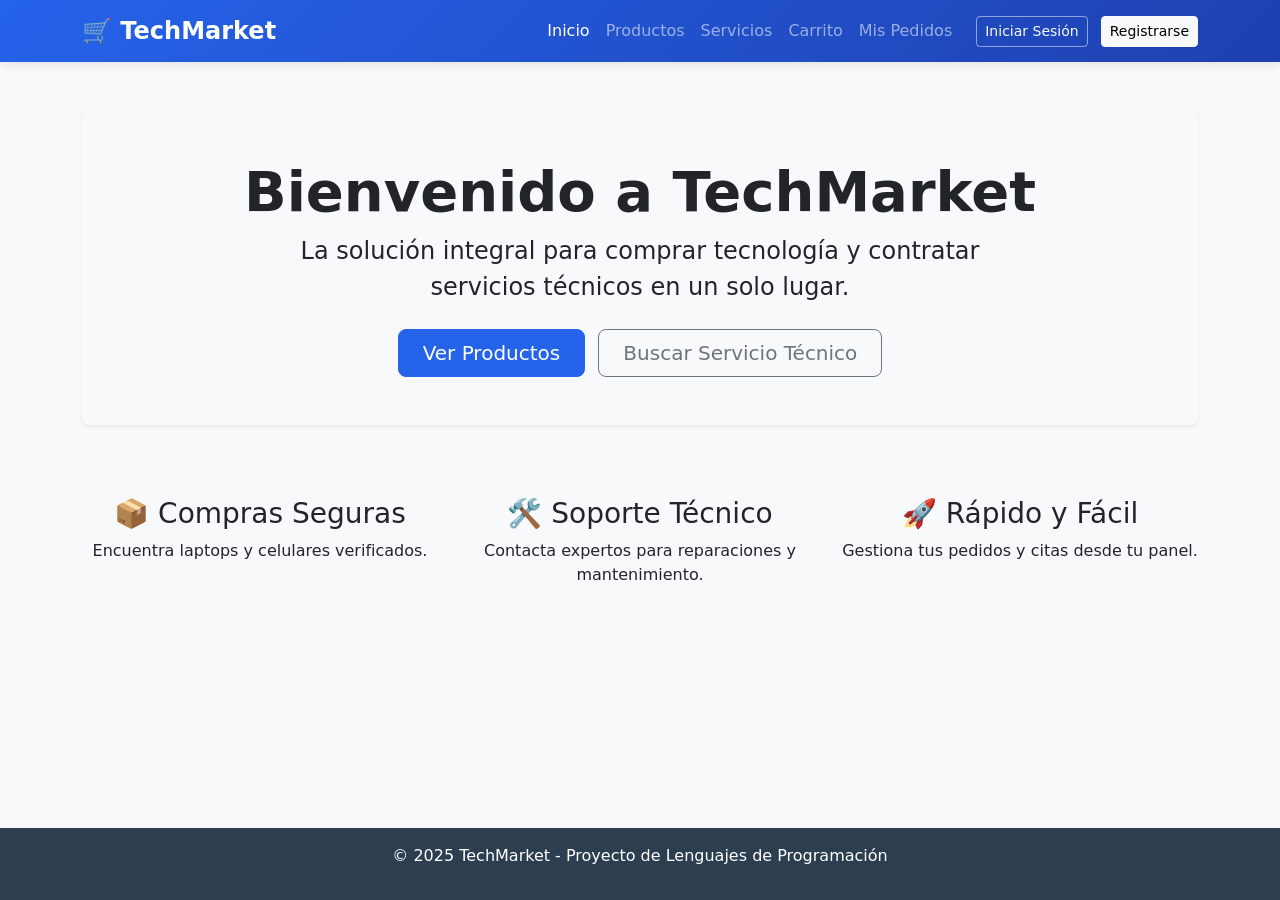
<file: frontend/pages/index.html>
<!DOCTYPE html>
<html lang="es">

<head>
    <meta charset="UTF-8">
    <meta name="viewport" content="width=device-width, initial-scale=1.0">
    <title>Inicio - TechMarket</title>
    <link href="https://cdn.jsdelivr.net/npm/bootstrap@5.3.0/dist/css/bootstrap.min.css" rel="stylesheet">
    <link href="../css/styles.css" rel="stylesheet">
</head>

<body>

    <nav class="navbar navbar-expand-lg navbar-dark bg-primary">
        <div class="container">
            <a class="navbar-brand fw-bold" href="index.html">
                <span style="font-size: 1.5rem;">🛒</span> TechMarket
            </a>
            <button class="navbar-toggler" type="button" data-bs-toggle="collapse" data-bs-target="#navbarNav">
                <span class="navbar-toggler-icon"></span>
            </button>
            <div class="collapse navbar-collapse" id="navbarNav">
                <ul class="navbar-nav ms-auto">
                    <li class="nav-item">
                        <a class="nav-link active" href="index.html">Inicio</a>
                    </li>
                    <li class="nav-item">
                        <a class="nav-link" href="catalogo.html">Productos</a>
                    </li>
                    <li class="nav-item">
                        <a class="nav-link" href="servicios.html">Servicios</a>
                    </li>
                    <li class="nav-item">
                        <a class="nav-link" href="carrito.html">Carrito</a>
                    </li>
                    <li class="nav-item">
                        <a class="nav-link" href="historial.html">Mis Pedidos</a>
                    </li>
                </ul>
                <div class="ms-3" id="auth-buttons">
                    <a href="login.html" class="btn btn-outline-light btn-sm me-2">Iniciar Sesión</a>
                    <a href="signup.html" class="btn btn-light btn-sm">Registrarse</a>
                </div>
            </div>
        </div>
    </nav>

    <div class="container text-center mt-5">
        <div class="p-5 mb-4 bg-light rounded-3 shadow-sm">
            <h1 class="display-4 fw-bold">Bienvenido a TechMarket</h1>
            <p class="col-md-8 fs-4 mx-auto">
                La solución integral para comprar tecnología y contratar servicios técnicos en un solo lugar.
            </p>
            <div class="mt-4">
                <a href="catalogo.html" class="btn btn-primary btn-lg px-4 me-2">Ver Productos</a>
                <a href="servicios.html" class="btn btn-outline-secondary btn-lg px-4">Buscar Servicio Técnico</a>
            </div>
        </div>
    </div>

    <div class="container mt-5">
        <div class="row text-center">
            <div class="col-md-4">
                <h3>📦 Compras Seguras</h3>
                <p>Encuentra laptops y celulares verificados.</p>
            </div>
            <div class="col-md-4">
                <h3>🛠️ Soporte Técnico</h3>
                <p>Contacta expertos para reparaciones y mantenimiento.</p>
            </div>
            <div class="col-md-4">
                <h3>🚀 Rápido y Fácil</h3>
                <p>Gestiona tus pedidos y citas desde tu panel.</p>
            </div>
        </div>
    </div>

    <footer class="text-center">
        <p>&copy; 2025 TechMarket - Proyecto de Lenguajes de Programación</p>
    </footer>

    <script src="https://cdn.jsdelivr.net/npm/bootstrap@5.3.0/dist/js/bootstrap.bundle.min.js"></script>
    <script src="../js/auth.js"></script>
</body>

</html>
</file>
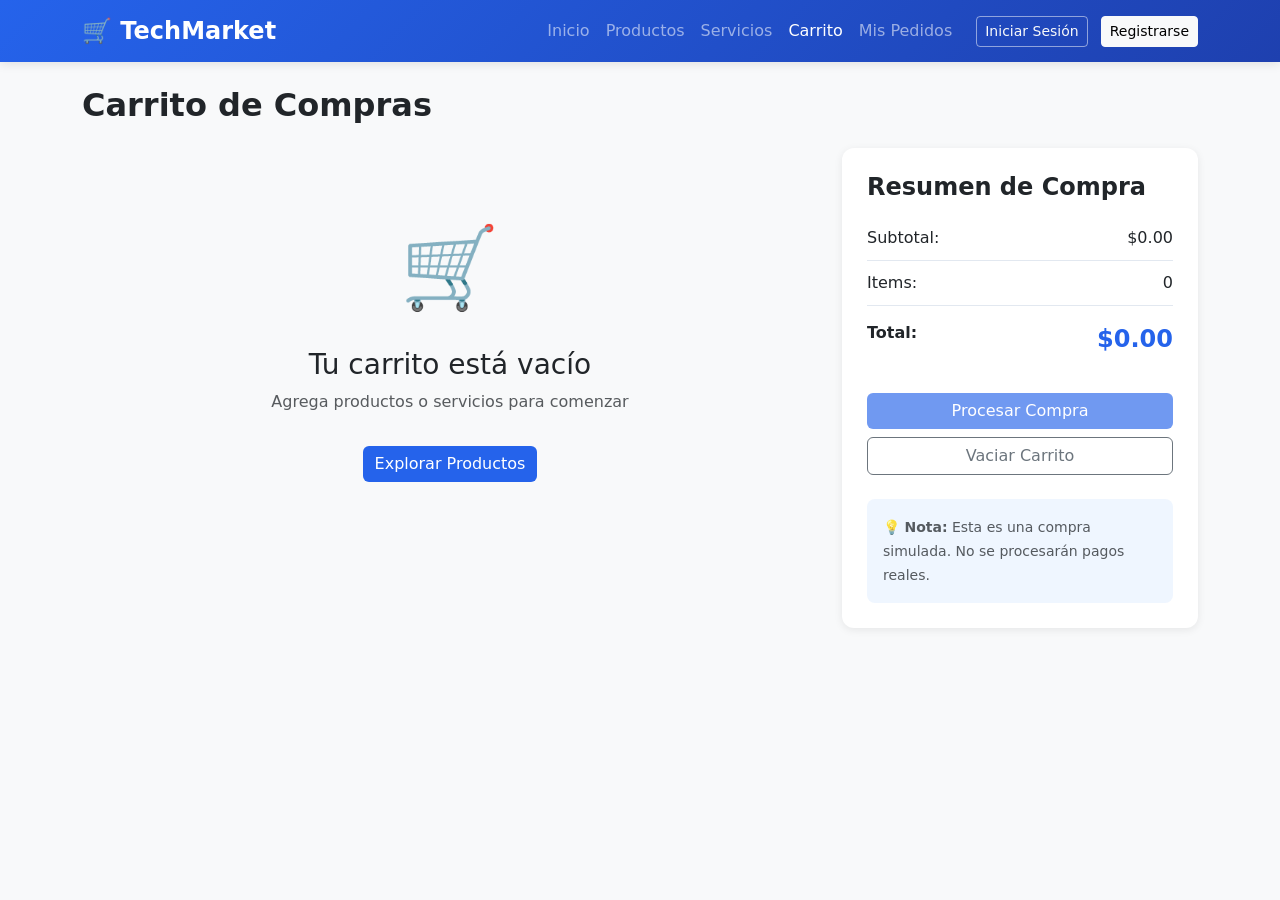
<file: frontend/pages/carrito.html>
<!DOCTYPE html>
<html lang="es">

<head>
    <meta charset="UTF-8">
    <meta name="viewport" content="width=device-width, initial-scale=1.0">
    <title>Carrito de Compras - TechMarket</title>
    <link href="https://cdn.jsdelivr.net/npm/bootstrap@5.3.0/dist/css/bootstrap.min.css" rel="stylesheet">
    <link href="../css/styles.css" rel="stylesheet">
    <style>
        .cart-item {
            background: white;
            border-radius: 12px;
            padding: 20px;
            margin-bottom: 15px;
            box-shadow: 0 2px 8px rgba(0, 0, 0, 0.08);
            transition: all 0.3s ease;
        }

        .cart-item:hover {
            box-shadow: 0 4px 12px rgba(0, 0, 0, 0.12);
        }

        .item-icon {
            width: 80px;
            height: 80px;
            background: linear-gradient(135deg, #667eea 0%, #764ba2 100%);
            border-radius: 10px;
            display: flex;
            align-items: center;
            justify-content: center;
            color: white;
            font-size: 2rem;
        }

        .summary-card {
            background: white;
            border-radius: 12px;
            padding: 25px;
            box-shadow: 0 2px 8px rgba(0, 0, 0, 0.08);
            position: sticky;
            top: 20px;
        }

        .summary-row {
            display: flex;
            justify-content: space-between;
            margin-bottom: 10px;
            padding-bottom: 10px;
            border-bottom: 1px solid #e2e8f0;
        }

        .summary-total {
            font-size: 1.5rem;
            font-weight: bold;
            color: var(--primary-color);
        }

        .quantity-control {
            display: flex;
            align-items: center;
            gap: 10px;
        }

        .quantity-btn {
            width: 30px;
            height: 30px;
            border-radius: 5px;
            border: 1px solid #cbd5e1;
            background: white;
            cursor: pointer;
            transition: all 0.2s;
        }

        .quantity-btn:hover {
            background: var(--primary-color);
            color: white;
            border-color: var(--primary-color);
        }

        .btn-primary {
            background: var(--primary-color);
            border: none;
        }

        .btn-primary:hover {
            background: var(--secondary-color);
        }

        .btn-danger {
            background: var(--danger-color);
            border: none;
        }

        .empty-cart {
            text-align: center;
            padding: 60px 20px;
        }

        .empty-cart-icon {
            font-size: 5rem;
            margin-bottom: 20px;
        }
    </style>
</head>

<body>
    <!-- Navbar -->
    <nav class="navbar navbar-expand-lg navbar-dark">
        <div class="container">
            <a class="navbar-brand fw-bold" href="#">
                <span style="font-size: 1.5rem;">🛒</span> TechMarket
            </a>
            <button class="navbar-toggler" type="button" data-bs-toggle="collapse" data-bs-target="#navbarNav">
                <span class="navbar-toggler-icon"></span>
            </button>
            <div class="collapse navbar-collapse" id="navbarNav">
                <ul class="navbar-nav ms-auto">
                    <li class="nav-item">
                        <a class="nav-link" href="index.html">Inicio</a>
                    </li>
                    <li class="nav-item">
                        <a class="nav-link" href="catalogo.html">Productos</a>
                    </li>
                    <li class="nav-item">
                        <a class="nav-link" href="servicios.html">Servicios</a>
                    </li>
                    <li class="nav-item">
                        <a class="nav-link active" href="carrito.html">Carrito</a>
                    </li>
                    <li class="nav-item">
                        <a class="nav-link" href="historial.html">Mis Pedidos</a>
                    </li>
                </ul>
                <div class="ms-3" id="auth-buttons">
                    <a href="login.html" class="btn btn-outline-light btn-sm me-2">Iniciar Sesión</a>
                    <a href="signup.html" class="btn btn-light btn-sm">Registrarse</a>
                </div>
            </div>
        </div>
    </nav>

    <div class="container mt-4">
        <h2 class="fw-bold mb-4">Carrito de Compras</h2>

        <div class="row">
            <!-- Listado de Items -->
            <div class="col-lg-8">
                <div id="cartItems">
                    <!-- Los items se cargarán aquí dinámicamente -->
                </div>
            </div>

            <!-- Resumen de Compra -->
            <div class="col-lg-4">
                <div class="summary-card">
                    <h4 class="fw-bold mb-4">Resumen de Compra</h4>

                    <div class="summary-row">
                        <span>Subtotal:</span>
                        <span id="subtotal">$0.00</span>
                    </div>

                    <div class="summary-row">
                        <span>Items:</span>
                        <span id="totalItems">0</span>
                    </div>

                    <div class="summary-row" style="border: none; margin-top: 15px;">
                        <span class="fw-bold">Total:</span>
                        <span class="summary-total" id="total">$0.00</span>
                    </div>

                    <button class="btn btn-primary w-100 mt-3" onclick="procesarCompra()" id="btnProcesar">
                        Procesar Compra
                    </button>

                    <button class="btn btn-outline-secondary w-100 mt-2" onclick="vaciarCarrito()">
                        Vaciar Carrito
                    </button>

                    <div class="mt-4 p-3" style="background: #eff6ff; border-radius: 8px;">
                        <small class="text-muted">
                            💡 <strong>Nota:</strong> Esta es una compra simulada.
                            No se procesarán pagos reales.
                        </small>
                    </div>
                </div>
            </div>
        </div>
    </div>

    <!-- Modal Confirmar Compra -->
    <div class="modal fade" id="modalConfirmarCompra" tabindex="-1">
        <div class="modal-dialog">
            <div class="modal-content">
                <div class="modal-header bg-success text-white">
                    <h5 class="modal-title">✅ Compra Procesada</h5>
                    <button type="button" class="btn-close btn-close-white" data-bs-dismiss="modal"></button>
                </div>
                <div class="modal-body text-center py-4">
                    <div style="font-size: 4rem; color: #10b981;">✓</div>
                    <h4 class="mt-3">¡Orden generada exitosamente!</h4>
                    <p class="text-muted">Número de orden: <strong id="ordenId">#0</strong></p>
                    <p>Puedes revisar el estado de tu pedido en la sección "Mis Pedidos"</p>
                </div>
                <div class="modal-footer">
                    <button type="button" class="btn btn-secondary" data-bs-dismiss="modal">Cerrar</button>
                    <a href="historial.html" class="btn btn-primary">Ver Mis Pedidos</a>
                </div>
            </div>
        </div>
    </div>

    <script src="https://cdn.jsdelivr.net/npm/bootstrap@5.3.0/dist/js/bootstrap.bundle.min.js"></script>
    <script src="../js/auth.js"></script>
    <script src="../js/carrito.js"></script>
</body>

</html>
</file>
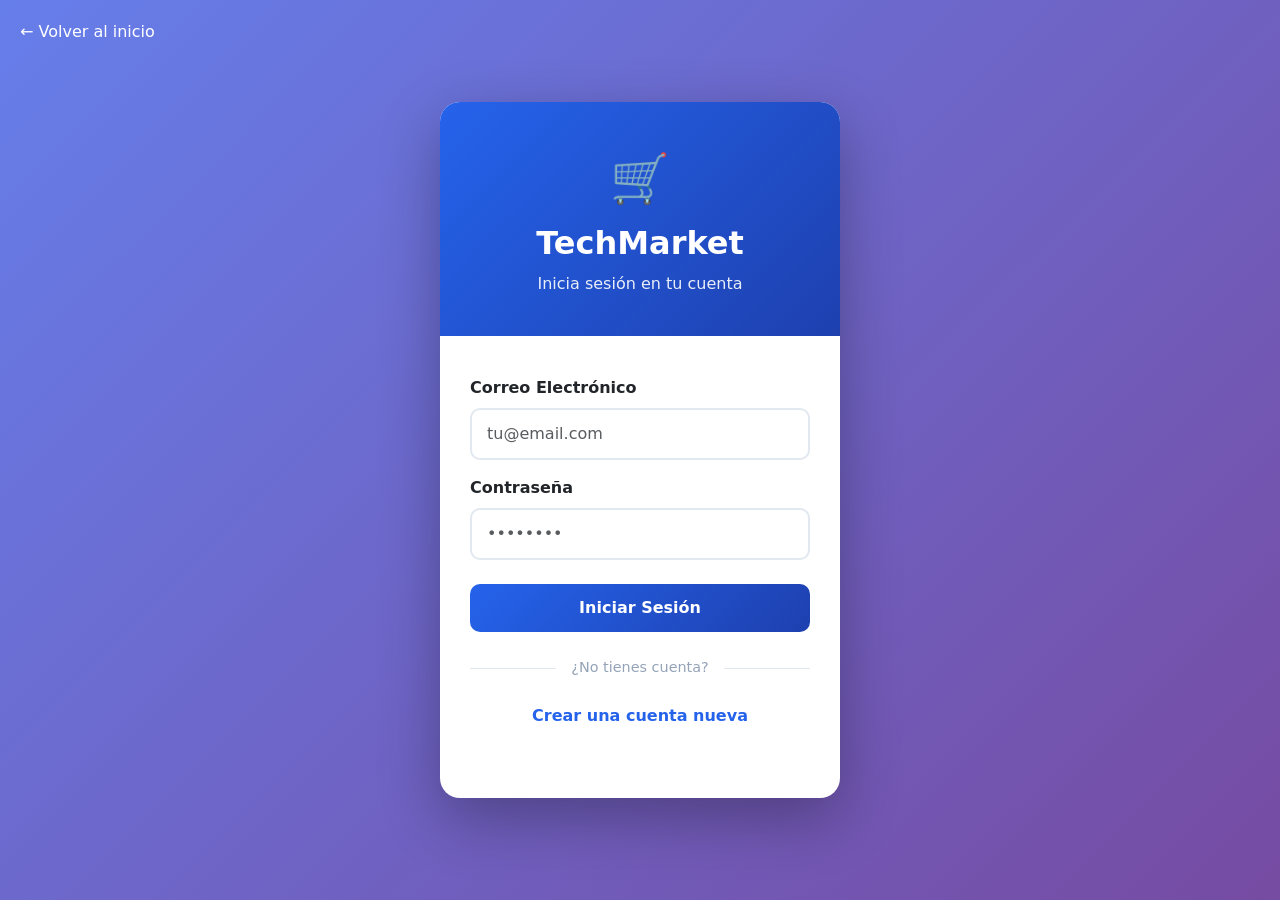
<file: frontend/pages/login.html>
<!DOCTYPE html>
<html lang="es">

<head>
    <meta charset="UTF-8">
    <meta name="viewport" content="width=device-width, initial-scale=1.0">
    <title>Iniciar Sesión - TechMarket</title>
    <link href="https://cdn.jsdelivr.net/npm/bootstrap@5.3.0/dist/css/bootstrap.min.css" rel="stylesheet">
    <link href="../css/styles.css" rel="stylesheet">
    <style>
        body {
            background: linear-gradient(135deg, #667eea 0%, #764ba2 100%);
            min-height: 100vh;
            display: flex;
            align-items: center;
            justify-content: center;
        }

        .login-container {
            background: white;
            border-radius: 20px;
            box-shadow: 0 20px 60px rgba(0, 0, 0, 0.3);
            overflow: hidden;
            max-width: 400px;
            width: 100%;
            margin: 20px;
        }

        .login-header {
            background: linear-gradient(135deg, var(--primary-color), var(--secondary-color));
            color: white;
            padding: 40px 30px;
            text-align: center;
        }

        .login-header h2 {
            margin: 0;
            font-weight: 700;
        }

        .login-header p {
            margin: 10px 0 0;
            opacity: 0.9;
        }

        .login-body {
            padding: 40px 30px;
        }

        .form-control {
            border-radius: 10px;
            padding: 12px 15px;
            border: 2px solid #e2e8f0;
            transition: all 0.3s ease;
        }

        .form-control:focus {
            border-color: var(--primary-color);
            box-shadow: 0 0 0 3px rgba(37, 99, 235, 0.1);
        }

        .btn-login {
            background: linear-gradient(135deg, var(--primary-color), var(--secondary-color));
            border: none;
            border-radius: 10px;
            padding: 12px;
            font-weight: 600;
            transition: all 0.3s ease;
        }

        .btn-login:hover {
            transform: translateY(-2px);
            box-shadow: 0 5px 20px rgba(37, 99, 235, 0.4);
        }

        .divider {
            display: flex;
            align-items: center;
            margin: 25px 0;
        }

        .divider::before,
        .divider::after {
            content: '';
            flex: 1;
            height: 1px;
            background: #e2e8f0;
        }

        .divider span {
            padding: 0 15px;
            color: #94a3b8;
            font-size: 0.9rem;
        }

        .login-footer {
            text-align: center;
            padding-bottom: 30px;
        }

        .login-footer a {
            color: var(--primary-color);
            text-decoration: none;
            font-weight: 600;
        }

        .login-footer a:hover {
            text-decoration: underline;
        }

        .brand-icon {
            font-size: 3rem;
            margin-bottom: 10px;
        }

        .alert {
            border-radius: 10px;
            display: none;
        }

        .back-home {
            position: fixed;
            top: 20px;
            left: 20px;
            color: white;
            text-decoration: none;
            display: flex;
            align-items: center;
            gap: 8px;
            font-weight: 500;
            transition: opacity 0.3s;
        }

        .back-home:hover {
            opacity: 0.8;
            color: white;
        }
    </style>
</head>

<body>
    <a href="index.html" class="back-home">
        ← Volver al inicio
    </a>

    <div class="login-container">
        <div class="login-header">
            <div class="brand-icon">🛒</div>
            <h2>TechMarket</h2>
            <p>Inicia sesión en tu cuenta</p>
        </div>

        <div class="login-body">
            <div id="alertMessage" class="alert alert-danger" role="alert"></div>
            <div id="successMessage" class="alert alert-success" role="alert"></div>

            <form id="loginForm">
                <div class="mb-3">
                    <label for="email" class="form-label fw-semibold">Correo Electrónico</label>
                    <input type="email" class="form-control" id="email" placeholder="tu@email.com" required>
                </div>

                <div class="mb-4">
                    <label for="password" class="form-label fw-semibold">Contraseña</label>
                    <input type="password" class="form-control" id="password" placeholder="••••••••" required>
                </div>

                <button type="submit" class="btn btn-primary btn-login w-100">
                    Iniciar Sesión
                </button>
            </form>

            <div class="divider">
                <span>¿No tienes cuenta?</span>
            </div>

            <div class="login-footer">
                <a href="signup.html">Crear una cuenta nueva</a>
            </div>
        </div>
    </div>

    <script src="https://cdn.jsdelivr.net/npm/bootstrap@5.3.0/dist/js/bootstrap.bundle.min.js"></script>
    <script src="../js/auth.js"></script>
</body>

</html>
</file>
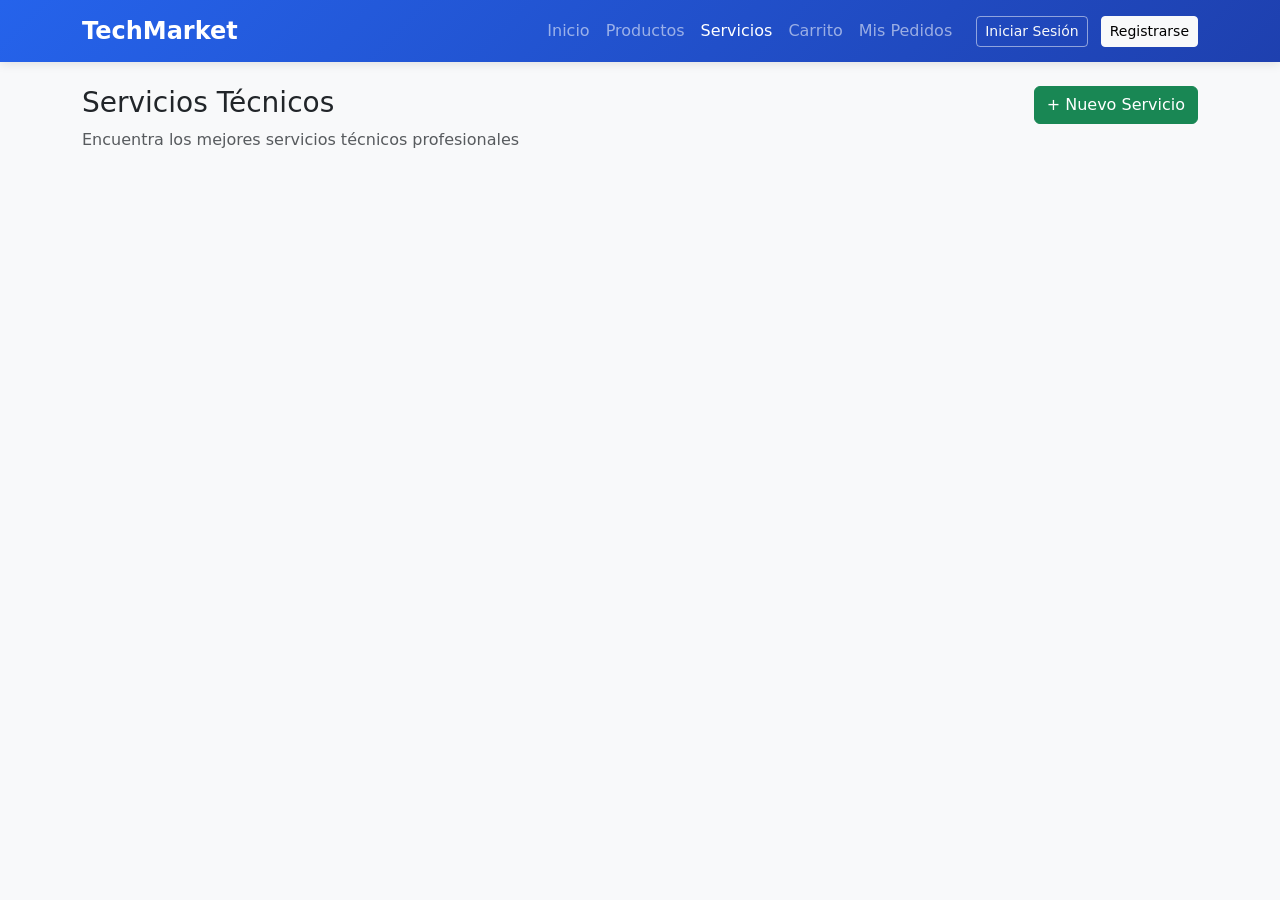
<file: frontend/pages/servicios.html>
<!DOCTYPE html>
<html lang="es">

<head>
    <meta charset="UTF-8">
    <meta name="viewport" content="width=device-width, initial-scale=1.0">
    <title>Servicios - TechMarket</title>
    <link href="https://cdn.jsdelivr.net/npm/bootstrap@5.3.0/dist/css/bootstrap.min.css" rel="stylesheet">
    <link href="../css/styles.css" rel="stylesheet">
</head>

<body>
    <nav class="navbar navbar-expand-lg navbar-dark bg-primary mb-4">
        <div class="container">
            <a class="navbar-brand fw-bold" href="index.html">TechMarket</a>
            <button class="navbar-toggler" type="button" data-bs-toggle="collapse" data-bs-target="#menuPrincipal">
                <span class="navbar-toggler-icon"></span>
            </button>
            <div class="collapse navbar-collapse" id="menuPrincipal">
                <div class="navbar-nav ms-auto">
                    <a class="nav-link" href="index.html">Inicio</a>
                    <a class="nav-link" href="catalogo.html">Productos</a>
                    <a class="nav-link active" href="servicios.html">Servicios</a>
                    <a class="nav-link" href="carrito.html">Carrito</a>
                    <a class="nav-link" href="historial.html">Mis Pedidos</a>
                </div>
                <div class="ms-3" id="auth-buttons">
                    <a href="login.html" class="btn btn-outline-light btn-sm me-2">Iniciar Sesión</a>
                    <a href="signup.html" class="btn btn-light btn-sm">Registrarse</a>
                </div>
            </div>
        </div>
    </nav>

    <div class="container">
        <div class="row mb-4">
            <div class="col-md-8">
                <h3>Servicios Técnicos</h3>
                <p class="text-muted">Encuentra los mejores servicios técnicos profesionales</p>
            </div>
            <div class="col-md-4 text-end">
                <button class="btn btn-success" data-bs-toggle="modal" data-bs-target="#modalNuevoServicio">
                    + Nuevo Servicio
                </button>
            </div>
        </div>

        <!-- Grid de servicios (DINÁMICO) -->
        <div class="row g-4" id="lista-servicios">
            <!-- Los servicios se cargarán aquí dinámicamente -->
        </div>
    </div>

    <!-- Modal para publicar nuevo servicio -->
    <div class="modal fade" id="modalNuevoServicio" tabindex="-1">
        <div class="modal-dialog">
            <div class="modal-content">
                <div class="modal-header bg-success text-white">
                    <h5 class="modal-title">Publicar Nuevo Servicio</h5>
                    <button type="button" class="btn-close" data-bs-dismiss="modal"></button>
                </div>
                <div class="modal-body">
                    <form id="form-servicio">
                        <div class="mb-2">
                            <input type="text" class="form-control" id="titulo" placeholder="Nombre del Servicio"
                                required>
                        </div>
                        <div class="mb-2">
                            <textarea class="form-control" id="desc" rows="3" placeholder="Descripción"
                                required></textarea>
                        </div>
                        <div class="mb-2">
                            <input type="number" class="form-control" id="costo" placeholder="Precio ($)" required>
                        </div>
                        <div class="mb-3">
                            <input type="text" class="form-control" id="horario"
                                placeholder="Horario de Atención (Ej: Lun-Vie 9am-6pm)" required>
                        </div>
                        <button type="submit" class="btn btn-success w-100">Publicar</button>
                    </form>
                </div>
            </div>
        </div>
    </div>

    <script src="https://cdn.jsdelivr.net/npm/bootstrap@5.3.0/dist/js/bootstrap.bundle.min.js"></script>
    <script src="../js/auth.js"></script>
    <script src="../js/servicios.js"></script>
</body>

</html>
</file>
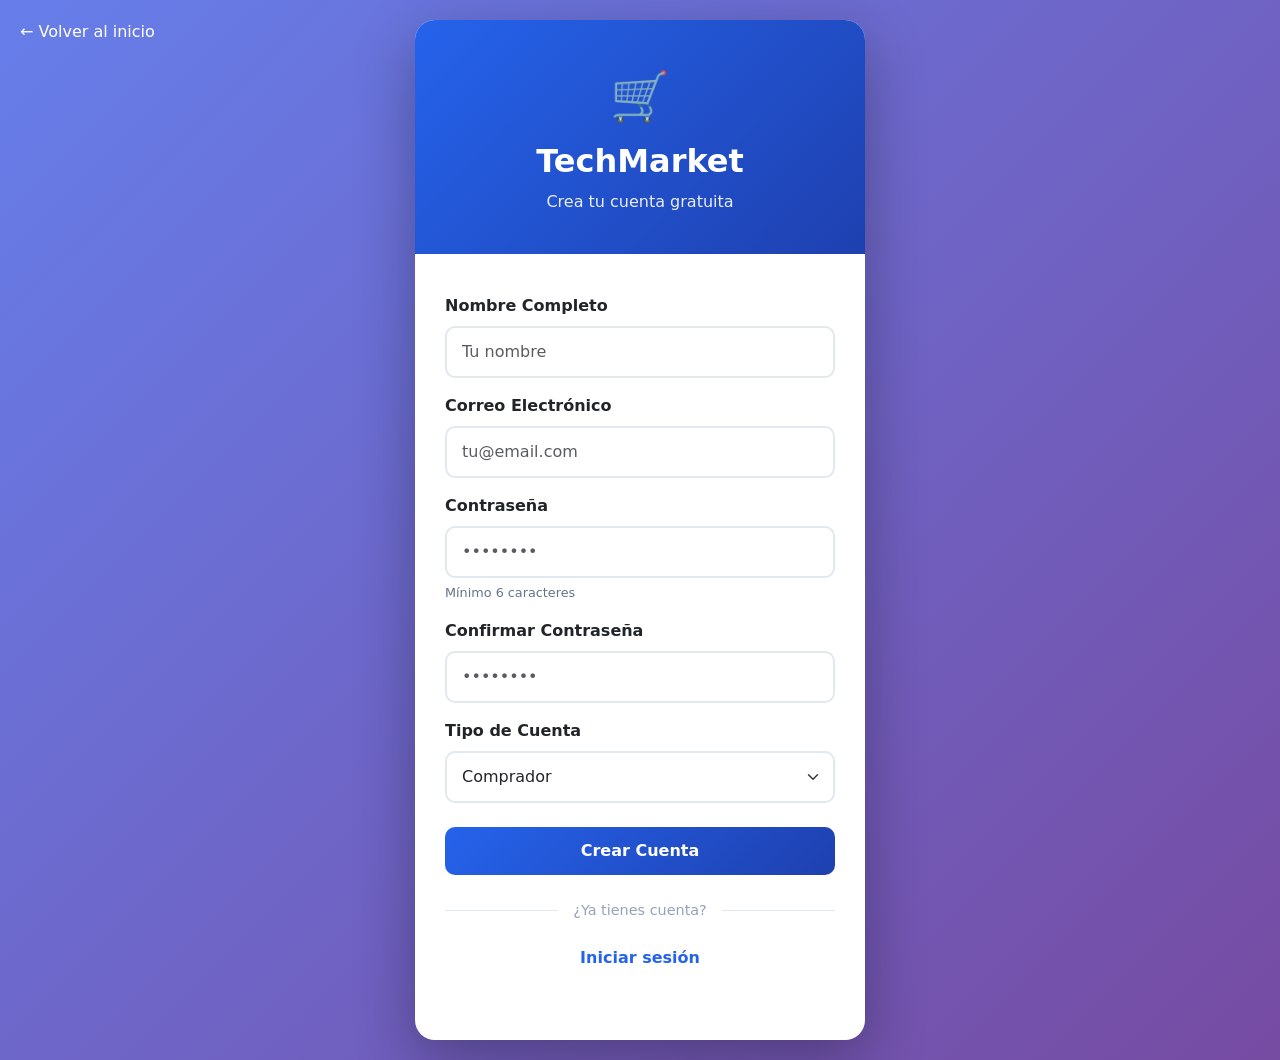
<file: frontend/pages/signup.html>
<!DOCTYPE html>
<html lang="es">

<head>
    <meta charset="UTF-8">
    <meta name="viewport" content="width=device-width, initial-scale=1.0">
    <title>Registrarse - TechMarket</title>
    <link href="https://cdn.jsdelivr.net/npm/bootstrap@5.3.0/dist/css/bootstrap.min.css" rel="stylesheet">
    <link href="../css/styles.css" rel="stylesheet">
    <style>
        body {
            background: linear-gradient(135deg, #667eea 0%, #764ba2 100%);
            min-height: 100vh;
            display: flex;
            align-items: center;
            justify-content: center;
        }

        .signup-container {
            background: white;
            border-radius: 20px;
            box-shadow: 0 20px 60px rgba(0, 0, 0, 0.3);
            overflow: hidden;
            max-width: 450px;
            width: 100%;
            margin: 20px;
        }

        .signup-header {
            background: linear-gradient(135deg, var(--primary-color), var(--secondary-color));
            color: white;
            padding: 40px 30px;
            text-align: center;
        }

        .signup-header h2 {
            margin: 0;
            font-weight: 700;
        }

        .signup-header p {
            margin: 10px 0 0;
            opacity: 0.9;
        }

        .signup-body {
            padding: 40px 30px;
        }

        .form-control,
        .form-select {
            border-radius: 10px;
            padding: 12px 15px;
            border: 2px solid #e2e8f0;
            transition: all 0.3s ease;
        }

        .form-control:focus,
        .form-select:focus {
            border-color: var(--primary-color);
            box-shadow: 0 0 0 3px rgba(37, 99, 235, 0.1);
        }

        .btn-signup {
            background: linear-gradient(135deg, var(--primary-color), var(--secondary-color));
            border: none;
            border-radius: 10px;
            padding: 12px;
            font-weight: 600;
            transition: all 0.3s ease;
        }

        .btn-signup:hover {
            transform: translateY(-2px);
            box-shadow: 0 5px 20px rgba(37, 99, 235, 0.4);
        }

        .divider {
            display: flex;
            align-items: center;
            margin: 25px 0;
        }

        .divider::before,
        .divider::after {
            content: '';
            flex: 1;
            height: 1px;
            background: #e2e8f0;
        }

        .divider span {
            padding: 0 15px;
            color: #94a3b8;
            font-size: 0.9rem;
        }

        .signup-footer {
            text-align: center;
            padding-bottom: 30px;
        }

        .signup-footer a {
            color: var(--primary-color);
            text-decoration: none;
            font-weight: 600;
        }

        .signup-footer a:hover {
            text-decoration: underline;
        }

        .brand-icon {
            font-size: 3rem;
            margin-bottom: 10px;
        }

        .alert {
            border-radius: 10px;
            display: none;
        }

        .back-home {
            position: fixed;
            top: 20px;
            left: 20px;
            color: white;
            text-decoration: none;
            display: flex;
            align-items: center;
            gap: 8px;
            font-weight: 500;
            transition: opacity 0.3s;
        }

        .back-home:hover {
            opacity: 0.8;
            color: white;
        }

        .password-requirements {
            font-size: 0.8rem;
            color: #64748b;
            margin-top: 5px;
        }
    </style>
</head>

<body>
    <a href="index.html" class="back-home">
        ← Volver al inicio
    </a>

    <div class="signup-container">
        <div class="signup-header">
            <div class="brand-icon">🛒</div>
            <h2>TechMarket</h2>
            <p>Crea tu cuenta gratuita</p>
        </div>

        <div class="signup-body">
            <div id="alertMessage" class="alert alert-danger" role="alert"></div>
            <div id="successMessage" class="alert alert-success" role="alert"></div>

            <form id="signupForm">
                <div class="mb-3">
                    <label for="nombre" class="form-label fw-semibold">Nombre Completo</label>
                    <input type="text" class="form-control" id="nombre" placeholder="Tu nombre" required>
                </div>

                <div class="mb-3">
                    <label for="email" class="form-label fw-semibold">Correo Electrónico</label>
                    <input type="email" class="form-control" id="email" placeholder="tu@email.com" required>
                </div>

                <div class="mb-3">
                    <label for="password" class="form-label fw-semibold">Contraseña</label>
                    <input type="password" class="form-control" id="password" placeholder="••••••••" required
                        minlength="6">
                    <div class="password-requirements">Mínimo 6 caracteres</div>
                </div>

                <div class="mb-3">
                    <label for="confirmPassword" class="form-label fw-semibold">Confirmar Contraseña</label>
                    <input type="password" class="form-control" id="confirmPassword" placeholder="••••••••" required>
                </div>

                <div class="mb-4">
                    <label for="rol" class="form-label fw-semibold">Tipo de Cuenta</label>
                    <select class="form-select" id="rol" required>
                        <option value="comprador">Comprador</option>
                        <option value="vendedor">Vendedor</option>
                    </select>
                </div>

                <button type="submit" class="btn btn-primary btn-signup w-100">
                    Crear Cuenta
                </button>
            </form>

            <div class="divider">
                <span>¿Ya tienes cuenta?</span>
            </div>

            <div class="signup-footer">
                <a href="login.html">Iniciar sesión</a>
            </div>
        </div>
    </div>

    <script src="https://cdn.jsdelivr.net/npm/bootstrap@5.3.0/dist/js/bootstrap.bundle.min.js"></script>
    <script src="../js/auth.js"></script>
</body>

</html>
</file>
<file: frontend/css/styles.css>
/* ===== TechMarket Unified Theme ===== */
:root {
    --primary-color: #2563eb;
    --secondary-color: #1e40af;
    --danger-color: #ef4444;
    --success-color: #10b981;
    --warning-color: #fbbf24;
    --bg-light: #f8fafc;
}

/* Override Bootstrap primary color for consistency */
.bg-primary {
    background: linear-gradient(135deg, var(--primary-color), var(--secondary-color)) !important;
}

.btn-primary {
    background-color: var(--primary-color) !important;
    border-color: var(--primary-color) !important;
}

.btn-primary:hover {
    background-color: var(--secondary-color) !important;
    border-color: var(--secondary-color) !important;
}

/* Unified Navbar Styling */
.navbar {
    background: linear-gradient(135deg, var(--primary-color), var(--secondary-color)) !important;
    box-shadow: 0 2px 10px rgba(0,0,0,0.1);
}

.navbar-brand {
    font-weight: bold;
    font-size: 1.5rem;
}

.nav-link {
    transition: opacity 0.2s ease;
}

.nav-link:hover {
    opacity: 0.8;
}

/* Auth buttons in navbar */
.navbar .btn-outline-light {
    border-color: rgba(255,255,255,0.5);
}

.navbar .btn-outline-light:hover {
    background-color: rgba(255,255,255,0.1);
    border-color: white;
}

body {
    background-color: #f8f9fa; /* Gris muy suave de fondo */
    min-height: 100vh;
    display: flex;
    flex-direction: column;
}

/* Hacemos que el footer siempre se quede abajo */
footer {
    margin-top: auto;
    background-color: #2c3e50;
    color: white;
    padding: 1rem 0;
}

/* Mejoramos las tarjetas de productos/servicios */
.card {
    transition: transform 0.2s, box-shadow 0.2s;
    border: none;
    box-shadow: 0 2px 5px rgba(0,0,0,0.1);
}

.card:hover {
    transform: translateY(-5px);
    box-shadow: 0 5px 15px rgba(0,0,0,0.2);
}

.navbar-brand {
    font-weight: bold;
    font-size: 1.5rem;
}

/* Estilo para los precios */
.price-tag {
    font-size: 1.25rem;
    color: #0d6efd;
    font-weight: bold;
}
</file>
